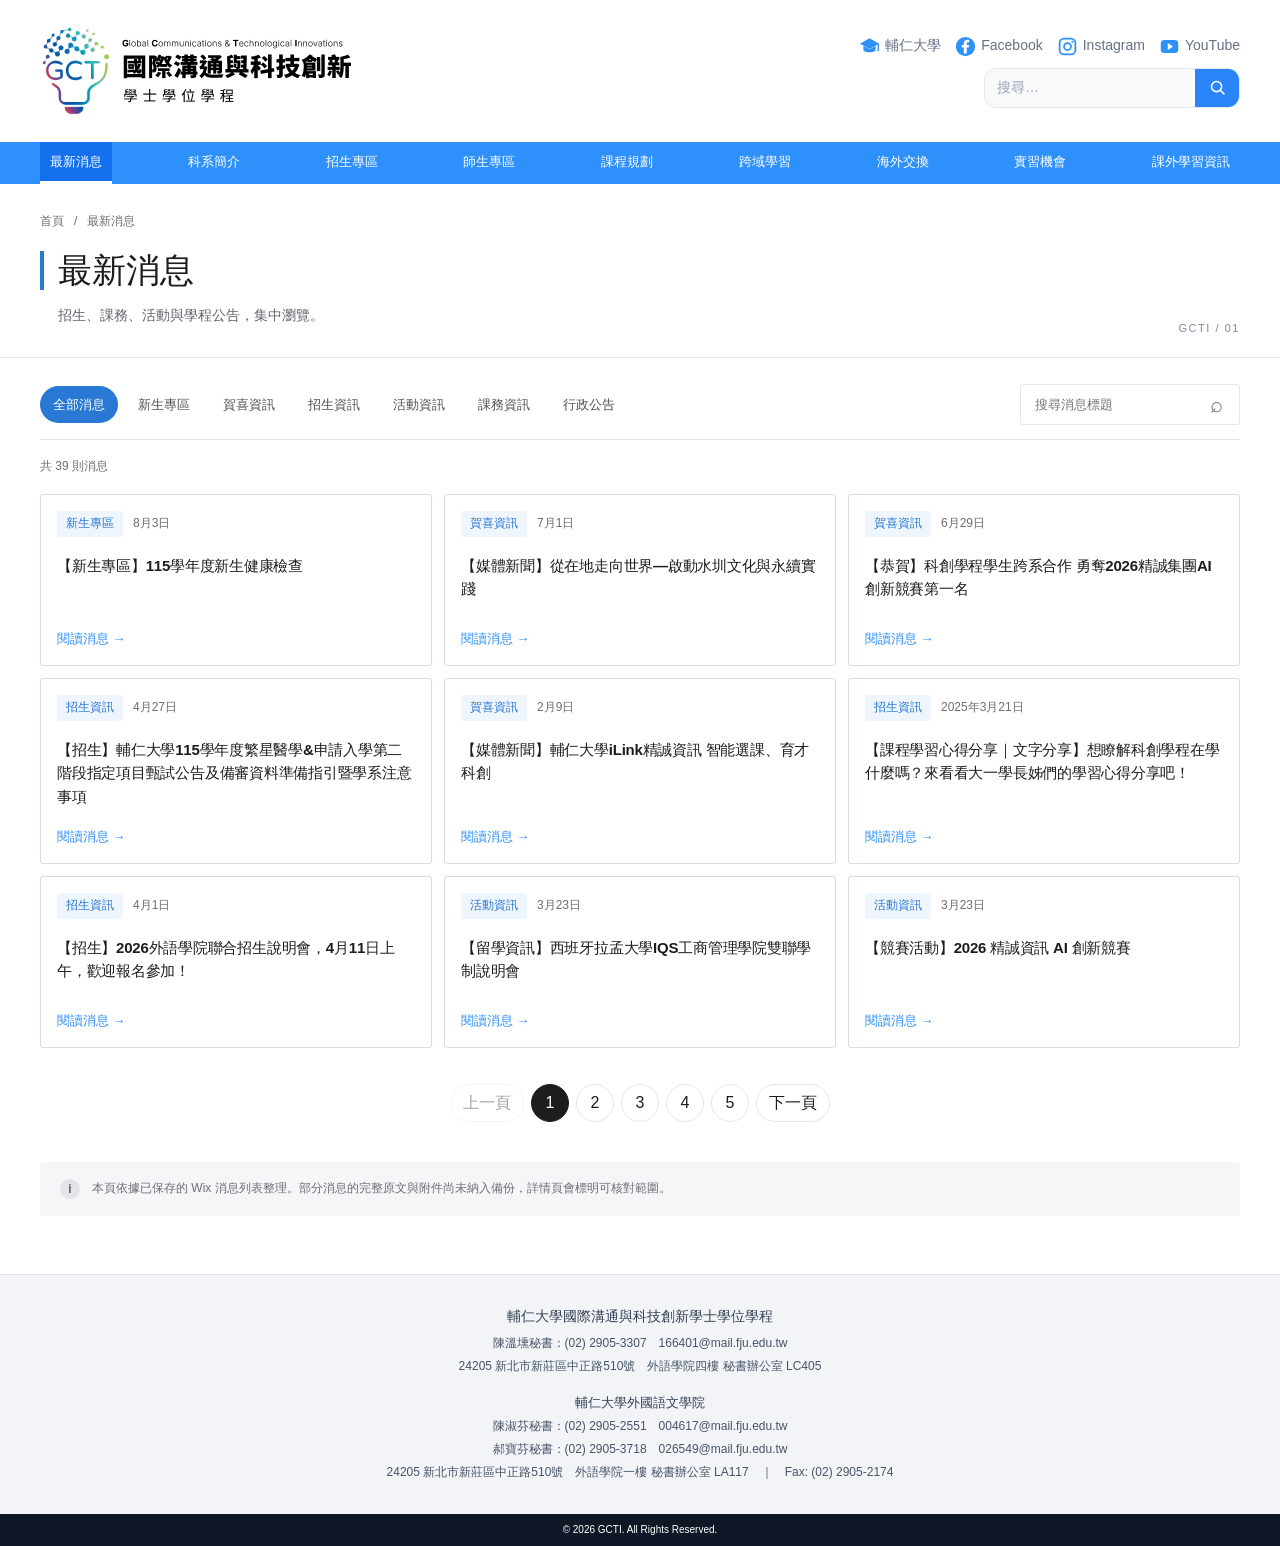
<file: news/index.html>
<!doctype html>
<html lang="zh-Hant">
<head>
	<meta charset="utf-8">
	<meta name="viewport" content="width=device-width, initial-scale=1">
	<meta name="theme-color" content="#f5f5f7">
	<meta name="description" content="輔仁大學科創學程最新消息、招生資訊、課務資訊與活動公告。">
	<title>最新消息｜輔仁大學科創學程 GCTI</title>
	<link rel="icon" href="../assets/images/gcti-logo.png">
	<link rel="stylesheet" href="../assets/css/site.css?v=20261009-13">
	<script src="../assets/js/news-data.js" defer></script>
	<script src="../assets/js/navigation-data.js" defer></script>
	<script src="../assets/js/settings-data.js" defer></script>
	<script src="../assets/js/navigation.js?v=20261009-5" defer></script>
	<script src="../assets/js/site.js?v=20261009-5" defer></script>
</head>
<body data-page="news">
<a class="skip-link" href="#main">跳至主要內容</a>
<div id="site-header-slot"></div>
<main id="main" class="archive-main">
	<header class="page-hero"><div class="wrap"><nav class="breadcrumbs" aria-label="麵包屑"><a href="../index.html">首頁</a><span aria-hidden="true">/</span><span aria-current="page">最新消息</span></nav><p class="eyebrow">NEWS &amp; INSIGHTS</p><h1>最新消息</h1><p class="page-lead">招生、課務、活動與學程公告，集中瀏覽。</p></div><span class="page-hero-mark" aria-hidden="true">GCTI / 01</span></header>
	<section class="wrap archive-content" aria-label="消息清單">
		<div class="filter-bar"><div class="category-list" id="category-list" aria-label="依分類篩選"></div><form class="news-search" id="news-search-form" role="search"><label class="sr-only" for="news-search">搜尋消息標題</label><input id="news-search" name="q" type="search" placeholder="搜尋消息標題" autocomplete="off"><button type="submit" aria-label="搜尋"><span aria-hidden="true">⌕</span></button></form></div>
		<p class="results-count" id="results-count" aria-live="polite"></p>
		<div class="archive-grid" id="archive-grid" aria-live="polite"></div>
		<nav class="pagination" id="pagination" aria-label="消息頁次"></nav>
		<aside class="archive-note"><span aria-hidden="true">i</span><p>本頁依據已保存的 Wix 消息列表整理。部分消息的完整原文與附件尚未納入備份，詳情頁會標明可核對範圍。</p></aside>
	</section>
</main>
<footer class="site-footer"><div class="wrap footer-contact"><h2 data-setting="programName">輔仁大學國際溝通與科技創新學士學位學程</h2><p><span data-setting="programSecretary">陳溫壎秘書</span>：<span data-setting="programPhone">(02) 2905-3307</span>　<a data-setting="programEmail" href="mailto:166401@mail.fju.edu.tw">166401@mail.fju.edu.tw</a></p><p data-setting="programAddress">24205 新北市新莊區中正路510號　外語學院四樓 秘書辦公室 LC405</p><h3 data-setting="collegeName">輔仁大學外國語文學院</h3><p><span data-setting="collegeSecretary1">陳淑芬秘書</span>：<span data-setting="collegePhone1">(02) 2905-2551</span>　<a data-setting="collegeEmail1" href="mailto:004617@mail.fju.edu.tw">004617@mail.fju.edu.tw</a></p><p><span data-setting="collegeSecretary2">郝寶芬秘書</span>：<span data-setting="collegePhone2">(02) 2905-3718</span>　<a data-setting="collegeEmail2" href="mailto:026549@mail.fju.edu.tw">026549@mail.fju.edu.tw</a></p><p data-setting="collegeAddress">24205 新北市新莊區中正路510號　外語學院一樓 秘書辦公室 LA117　｜　Fax: (02) 2905-2174</p></div><div class="footer-bottom"><span>© <span id="copyright-year"></span> GCTI. All Rights Reserved.</span></div></footer>
</body>
</html>
</file>
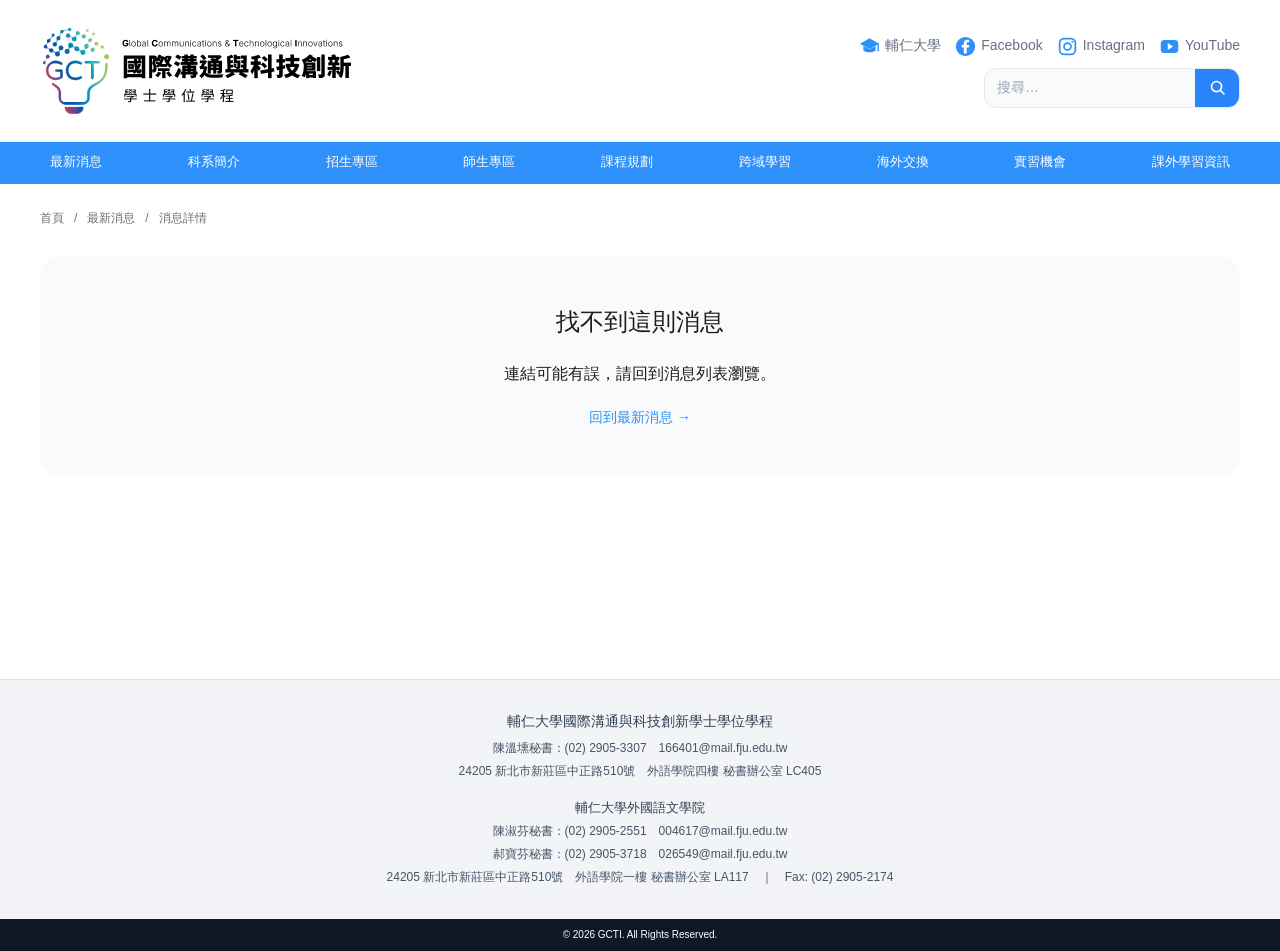
<file: news/post.html>
<!doctype html>
<html lang="zh-Hant">
<head>
	<meta charset="utf-8">
	<meta name="viewport" content="width=device-width, initial-scale=1">
	<meta name="theme-color" content="#f5f5f7">
	<meta name="description" content="輔仁大學科創學程消息詳情。">
	<title>消息詳情｜輔仁大學科創學程 GCTI</title>
	<link rel="icon" href="../assets/images/gcti-logo.png">
	<link rel="stylesheet" href="../assets/css/site.css?v=20261009-13">
	<script src="../assets/js/news-data.js" defer></script>
	<script src="../assets/js/navigation-data.js" defer></script>
	<script src="../assets/js/settings-data.js" defer></script>
	<script src="../assets/js/navigation.js?v=20261009-5" defer></script>
	<script src="../assets/js/site.js?v=20261009-5" defer></script>
</head>
<body data-page="post">
<a class="skip-link" href="#main">跳至主要內容</a>
<div id="site-header-slot"></div>
<main id="main" class="post-main wrap"><nav class="breadcrumbs" aria-label="麵包屑"><a href="../index.html">首頁</a><span aria-hidden="true">/</span><a href="index.html">最新消息</a><span aria-hidden="true">/</span><span id="breadcrumb-title" aria-current="page">消息詳情</span></nav><article class="post-article" id="post-article"><div class="post-loading">正在載入消息…</div></article></main>
<footer class="site-footer"><div class="wrap footer-contact"><h2 data-setting="programName">輔仁大學國際溝通與科技創新學士學位學程</h2><p><span data-setting="programSecretary">陳溫壎秘書</span>：<span data-setting="programPhone">(02) 2905-3307</span>　<a data-setting="programEmail" href="mailto:166401@mail.fju.edu.tw">166401@mail.fju.edu.tw</a></p><p data-setting="programAddress">24205 新北市新莊區中正路510號　外語學院四樓 秘書辦公室 LC405</p><h3 data-setting="collegeName">輔仁大學外國語文學院</h3><p><span data-setting="collegeSecretary1">陳淑芬秘書</span>：<span data-setting="collegePhone1">(02) 2905-2551</span>　<a data-setting="collegeEmail1" href="mailto:004617@mail.fju.edu.tw">004617@mail.fju.edu.tw</a></p><p><span data-setting="collegeSecretary2">郝寶芬秘書</span>：<span data-setting="collegePhone2">(02) 2905-3718</span>　<a data-setting="collegeEmail2" href="mailto:026549@mail.fju.edu.tw">026549@mail.fju.edu.tw</a></p><p data-setting="collegeAddress">24205 新北市新莊區中正路510號　外語學院一樓 秘書辦公室 LA117　｜　Fax: (02) 2905-2174</p></div><div class="footer-bottom"><span>© <span id="copyright-year"></span> GCTI. All Rights Reserved.</span></div></footer>
</body>
</html>
</file>
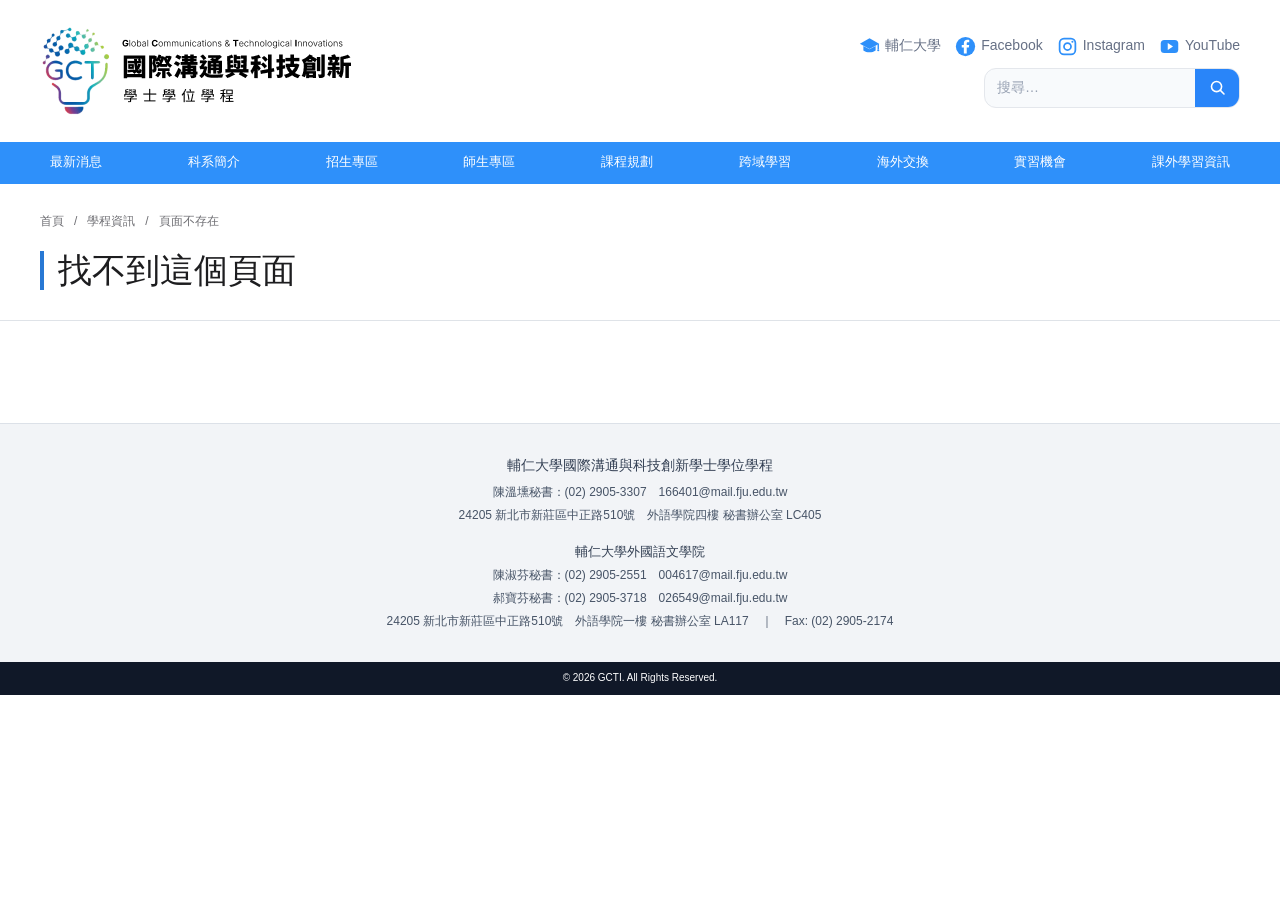
<file: pages/page.html>
<!doctype html>
<html lang="zh-Hant">
<head>
	<meta charset="utf-8">
	<meta name="viewport" content="width=device-width, initial-scale=1">
	<meta name="theme-color" content="#ffffff">
	<meta name="description" content="輔仁大學國際溝通與科技創新學士學位學程 GCTI">
	<title>學程資訊｜輔仁大學科創學程 GCTI</title>
	<link rel="icon" href="../assets/images/gcti-logo.png">
	<link rel="stylesheet" href="../assets/css/site.css?v=20261009-13">
	<script src="../assets/js/navigation-data.js" defer></script>
	<script src="../assets/js/settings-data.js" defer></script>
	<script src="../assets/js/navigation.js?v=20261009-5" defer></script>
	<script src="../assets/js/page-data.js" defer></script>
	<script src="../assets/js/site.js?v=20261009-5" defer></script>
</head>
<body data-page="content">
<a class="skip-link" href="#main">跳至主要內容</a>
<div id="site-header-slot"></div>
<main id="main" class="content-main">
	<header class="page-hero"><div class="wrap"><nav class="breadcrumbs" aria-label="麵包屑"><a href="../index.html">首頁</a><span aria-hidden="true">/</span><span id="page-category">學程資訊</span><span aria-hidden="true">/</span><span id="page-breadcrumb" aria-current="page">載入中</span></nav><h1 id="page-title">載入中</h1></div></header>
	<article class="wrap content-article" id="page-content"></article>
</main>
<footer class="site-footer"><div class="wrap footer-contact"><h2 data-setting="programName">輔仁大學國際溝通與科技創新學士學位學程</h2><p><span data-setting="programSecretary">陳溫壎秘書</span>：<span data-setting="programPhone">(02) 2905-3307</span>　<a data-setting="programEmail" href="mailto:166401@mail.fju.edu.tw">166401@mail.fju.edu.tw</a></p><p data-setting="programAddress">24205 新北市新莊區中正路510號　外語學院四樓 秘書辦公室 LC405</p><h3 data-setting="collegeName">輔仁大學外國語文學院</h3><p><span data-setting="collegeSecretary1">陳淑芬秘書</span>：<span data-setting="collegePhone1">(02) 2905-2551</span>　<a data-setting="collegeEmail1" href="mailto:004617@mail.fju.edu.tw">004617@mail.fju.edu.tw</a></p><p><span data-setting="collegeSecretary2">郝寶芬秘書</span>：<span data-setting="collegePhone2">(02) 2905-3718</span>　<a data-setting="collegeEmail2" href="mailto:026549@mail.fju.edu.tw">026549@mail.fju.edu.tw</a></p><p data-setting="collegeAddress">24205 新北市新莊區中正路510號　外語學院一樓 秘書辦公室 LA117　｜　Fax: (02) 2905-2174</p></div><div class="footer-bottom"><span>© <span id="copyright-year"></span> GCTI. All Rights Reserved.</span></div></footer>
</body>
</html>
</file>
<file: assets/css/site.css>
@charset "UTF-8";
:root{font-family:"Source Han Sans TC","Noto Sans TC","PingFang TC","Microsoft JhengHei",sans-serif;color:#1d1d1f;background:#fff;font-synthesis:none;text-rendering:optimizeLegibility;-webkit-font-smoothing:antialiased;--ink:#1d1d1f;--muted:#6e6e73;--blue:#0071e3;--blue-dark:#005bb5;--mist:#f5f5f7;--line:#d2d2d7;--wrap:1160px}
*{box-sizing:border-box}html{scroll-behavior:smooth}body{margin:0;line-height:1.65}a{color:inherit;text-decoration:none}a:hover{color:var(--blue)}button,input{font:inherit}.wrap{width:min(var(--wrap),calc(100% - 48px));margin-inline:auto}.sr-only{position:absolute;width:1px;height:1px;padding:0;margin:-1px;overflow:hidden;clip:rect(0,0,0,0);white-space:nowrap;border:0}.skip-link{position:fixed;z-index:100;top:12px;left:12px;padding:10px 16px;background:#fff;border:2px solid var(--blue);border-radius:8px;transform:translateY(-150%)}.skip-link:focus{transform:none}:focus-visible{outline:3px solid #67aaff;outline-offset:3px}
.site-header{position:relative;z-index:10;background:rgba(255,255,255,.92);border-bottom:1px solid rgba(210,210,215,.65);backdrop-filter:blur(16px)}.header-inner{min-height:76px;display:flex;align-items:center;justify-content:space-between;gap:36px}.brand{display:flex;align-items:center}.brand img{display:block;width:158px;height:auto;max-height:58px;object-fit:contain}.primary-nav{display:flex;align-items:center;gap:34px;font-size:14px;color:#424245}.primary-nav a{padding:12px 0;transition:color .2s}.primary-nav a:hover,.primary-nav .is-current{color:var(--blue)}.menu-toggle{display:none}
.hero{position:relative;overflow:hidden;background:var(--mist);padding:70px 0 78px}.hero-grid{display:grid;grid-template-columns:.92fr 1.08fr;align-items:center;gap:7.5%}.eyebrow{margin:0 0 15px;color:var(--blue);font-size:11px;font-weight:700;letter-spacing:.16em;line-height:1.5}.hero h1{font-size:clamp(46px,6vw,76px);line-height:1.12;letter-spacing:-.055em;margin:0 0 22px;font-weight:650}.hero h1 span{color:var(--blue)}.hero-lead{max-width:500px;font-size:18px;line-height:1.85;color:#424245;margin:0 0 28px}.button{display:inline-flex;align-items:center;gap:22px;border-radius:999px;padding:12px 21px;font-size:14px;font-weight:600;transition:background .2s,transform .2s}.button:hover{transform:translateY(-2px)}.button-primary{background:var(--blue);color:white}.button-primary:hover{background:var(--blue-dark);color:white}.hero-visual{position:relative;border-radius:22px;overflow:hidden;min-height:380px;box-shadow:0 20px 50px rgba(29,29,31,.12)}.hero-visual img{position:absolute;inset:0;width:100%;height:100%;object-fit:cover}.hero-visual:after{content:"";position:absolute;inset:45% 0 0;background:linear-gradient(transparent,rgba(0,0,0,.5))}.hero-visual-caption{position:absolute;z-index:1;bottom:20px;left:24px;color:white;font-size:13px}.hero-index{position:absolute;right:25px;bottom:18px;color:#86868b;font-size:11px;letter-spacing:.16em}
.intro-section{padding-block:112px}.intro-grid{display:grid;grid-template-columns:1fr 1fr;gap:9%;align-items:start}.intro-grid h2,.section-heading h2{font-size:clamp(34px,4vw,50px);line-height:1.25;letter-spacing:-.04em;margin:0;font-weight:620}.intro-copy{max-width:500px;color:var(--muted);font-size:17px}.intro-copy p{margin:0 0 22px}.text-link{display:inline-flex;align-items:center;gap:10px;color:var(--blue);font-size:14px;font-weight:600}.text-link:hover{color:var(--blue-dark)}.learning-section{background:var(--mist);padding:92px 0 100px}.section-heading{display:flex;align-items:end;justify-content:space-between;gap:30px;margin-bottom:32px}.section-heading .eyebrow{margin-bottom:12px}.section-heading>p{color:var(--muted);margin:0 0 7px}.pathway-grid{display:grid;grid-template-columns:repeat(3,1fr);gap:16px}.pathway-card{position:relative;min-height:245px;padding:26px 28px;border-radius:20px;display:flex;flex-direction:column;justify-content:space-between;transition:transform .2s,box-shadow .2s}.pathway-card:hover{transform:translateY(-4px);box-shadow:0 18px 34px rgba(29,29,31,.12)}.pathway-card--blue{background:#d9ebff;color:#123c66}.pathway-card--mist{background:#e8e8ed}.pathway-card--ink{background:#202126;color:#fff}.pathway-number{font-size:12px;letter-spacing:.12em;opacity:.7}.pathway-card h3{font-size:28px;margin:0;font-weight:600}.pathway-arrow{position:absolute;right:27px;bottom:26px;font-size:22px}.home-news{padding-block:100px 110px}.home-news .section-heading{margin-bottom:28px}.home-news-grid{display:grid;grid-template-columns:repeat(3,1fr);gap:18px}.news-card{min-width:0;background:white;border:1px solid var(--line);border-radius:18px;padding:23px 24px 21px;display:flex;flex-direction:column;min-height:210px;transition:transform .2s,border-color .2s,box-shadow .2s}.news-card:hover{transform:translateY(-3px);border-color:#9dcaff;box-shadow:0 12px 28px rgba(29,29,31,.08)}.news-card-meta{display:flex;align-items:center;gap:10px;color:var(--muted);font-size:12px;margin-bottom:17px}.news-category{color:var(--blue);background:#eef6ff;padding:3px 9px;border-radius:999px}.news-card h3{font-size:18px;line-height:1.55;margin:0 0 18px;font-weight:600;letter-spacing:-.015em}.news-card-arrow{margin-top:auto;color:var(--blue);font-size:13px;font-weight:600}.site-footer{background:#f5f5f7;padding:40px 0 20px;color:#424245}.footer-inner{display:flex;justify-content:space-between;align-items:center;padding-bottom:30px}.footer-inner>div{display:flex;align-items:center;gap:18px}.footer-inner p{font-size:13px;color:var(--muted);margin:0}.footer-logo{width:92px;height:auto;max-height:50px;object-fit:contain}.footer-bottom{border-top:1px solid var(--line);padding-top:16px;display:flex;justify-content:space-between;color:#86868b;font-size:11px}
.page-hero{position:relative;overflow:hidden;background:var(--mist);padding:46px 0 57px}.breadcrumbs{display:flex;align-items:center;gap:10px;color:var(--muted);font-size:12px;margin-bottom:28px}.breadcrumbs a:hover{color:var(--blue)}.page-hero .eyebrow{margin-bottom:7px}.page-hero h1{font-size:clamp(42px,5.2vw,64px);line-height:1.15;letter-spacing:-.05em;margin:0;font-weight:650}.page-lead{color:var(--muted);font-size:16px;margin:14px 0 0}.page-hero-mark{position:absolute;right:max(24px,calc((100vw - var(--wrap))/2));bottom:20px;color:#a1a1a6;font-size:11px;letter-spacing:.14em}.archive-content{padding-block:38px 90px}.filter-bar{display:flex;align-items:center;justify-content:space-between;gap:20px;padding-bottom:20px;border-bottom:1px solid var(--line)}.category-list{display:flex;flex-wrap:wrap;gap:7px}.filter-chip{border:0;background:transparent;border-radius:999px;color:#515156;padding:8px 13px;cursor:pointer;font-size:13px}.filter-chip:hover{background:var(--mist)}.filter-chip[aria-pressed=true]{color:#fff;background:var(--ink)}.news-search{display:flex;align-items:center;min-width:220px;border:1px solid var(--line);border-radius:999px;background:#fff;padding:0 9px 0 14px}.news-search:focus-within{border-color:var(--blue);box-shadow:0 0 0 3px rgba(0,113,227,.12)}.news-search input{width:100%;min-width:0;border:0;outline:0;padding:9px 0;background:transparent;font-size:13px}.news-search button{border:0;background:transparent;color:var(--muted);font-size:22px;cursor:pointer;line-height:1;padding:3px 7px}.results-count{font-size:12px;color:var(--muted);margin:17px 0}.archive-grid{display:grid;grid-template-columns:repeat(3,1fr);gap:15px}.archive-grid .news-card{min-height:218px}.empty-state{grid-column:1/-1;padding:60px 20px;text-align:center;background:var(--mist);border-radius:18px;color:var(--muted)}.pagination{display:flex;justify-content:center;align-items:center;gap:7px;margin-top:36px}.page-button{min-width:38px;height:38px;padding:0 12px;border:1px solid var(--line);border-radius:999px;background:#fff;color:var(--ink);cursor:pointer}.page-button:hover{border-color:var(--blue);color:var(--blue)}.page-button[aria-current=page]{background:var(--ink);border-color:var(--ink);color:white}.page-button:disabled{opacity:.4;cursor:default}.archive-note{display:flex;gap:12px;align-items:flex-start;margin-top:40px;padding:17px 20px;border-radius:12px;background:var(--mist);color:var(--muted);font-size:12px}.archive-note>span{flex:0 0 20px;height:20px;border-radius:50%;background:#e4e4e8;color:#626267;text-align:center;font-weight:700;line-height:20px}.archive-note p{margin:0}
.post-main{min-height:55vh;padding-block:32px 100px}.post-article{max-width:800px;margin:38px auto 0}.post-header{padding-bottom:28px;border-bottom:1px solid var(--line)}.post-header h1{font-size:clamp(32px,5vw,48px);line-height:1.35;letter-spacing:-.035em;margin:13px 0 16px}.post-meta{display:flex;gap:12px;color:var(--muted);font-size:13px}.post-cover{display:block;width:100%;max-height:430px;object-fit:cover;border-radius:18px;margin:30px 0}.post-body{font-size:16px;line-height:1.95;color:#333337}.post-body p{margin:20px 0}.post-body h2{font-size:23px;line-height:1.4;margin:34px 0 12px;color:var(--ink)}.post-body ul{padding-left:1.4em}.post-body li{padding-left:.3em;margin:8px 0}.post-body a{color:var(--blue);text-decoration:underline;text-underline-offset:3px}.missing-content{margin-top:28px;border-left:3px solid #ffb547;background:#fff8ec;padding:18px 20px;color:#6c5632;border-radius:0 10px 10px 0;font-size:14px}.missing-content p{margin:0}.post-return{margin-top:40px}.post-loading{color:var(--muted);padding:40px 0}.not-found{padding:45px;background:var(--mist);border-radius:18px;text-align:center}.not-found h1{margin-top:0}
@media(max-width:800px){.wrap{width:min(var(--wrap),calc(100% - 36px))}.header-inner{min-height:68px}.brand img{width:138px}.menu-toggle{display:flex;flex-direction:column;justify-content:center;gap:5px;width:42px;height:42px;border:0;border-radius:50%;background:var(--mist);cursor:pointer}.menu-toggle i{display:block;width:16px;height:1.5px;background:var(--ink);margin:auto}.primary-nav{display:none;position:absolute;top:68px;left:0;right:0;padding:12px 24px 20px;background:#fff;border-bottom:1px solid var(--line);box-shadow:0 14px 24px rgba(0,0,0,.06);align-items:stretch;gap:0;flex-direction:column}.primary-nav.is-open{display:flex}.primary-nav a{padding:12px 0;border-bottom:1px solid #eee}.hero{padding:52px 0 62px}.hero-grid{grid-template-columns:1fr;gap:34px}.hero-copy{max-width:620px}.hero-visual{min-height:330px}.hero-index{bottom:13px}.intro-section{padding-block:75px}.intro-grid{gap:28px}.learning-section{padding:70px 0}.pathway-card{min-height:205px;padding:22px}.pathway-card h3{font-size:23px}.home-news{padding-block:72px}.home-news-grid,.archive-grid{grid-template-columns:repeat(2,1fr)}.section-heading{align-items:start}.filter-bar{align-items:flex-start;flex-direction:column}.news-search{width:min(100%,360px)}.page-hero-mark{display:none}}
@media(max-width:560px){.wrap{width:calc(100% - 32px)}.hero{padding-top:40px}.hero h1{font-size:48px}.hero-lead{font-size:16px}.hero-visual{min-height:250px;border-radius:16px}.intro-section{padding-block:62px}.intro-grid{grid-template-columns:1fr;gap:16px}.intro-grid h2,.section-heading h2{font-size:34px}.intro-copy{font-size:15px}.learning-section{padding:60px 0}.section-heading{flex-direction:column;gap:14px;margin-bottom:22px}.section-heading>p{font-size:14px}.pathway-grid{grid-template-columns:1fr;gap:10px}.pathway-card{min-height:150px}.home-news{padding-block:60px}.home-news .section-heading{flex-direction:row;align-items:end}.home-news-grid,.archive-grid{grid-template-columns:1fr}.news-card{min-height:180px;padding:20px}.footer-inner{align-items:flex-start;gap:18px;flex-direction:column}.footer-inner>div{align-items:flex-start;flex-direction:column;gap:10px}.footer-bottom{gap:8px;flex-direction:column}.page-hero{padding:34px 0 40px}.breadcrumbs{margin-bottom:22px}.page-lead{font-size:14px}.archive-content{padding-top:24px}.category-list{gap:3px}.filter-chip{padding:7px 10px;font-size:12px}.archive-grid .news-card{min-height:185px}.post-main{padding-top:24px}.post-article{margin-top:25px}.post-header h1{font-size:30px}.post-body{font-size:15px}.post-cover{border-radius:12px}}
@media(prefers-reduced-motion:reduce){html{scroll-behavior:auto}*,*:before,*:after{scroll-behavior:auto!important;transition:none!important}}

/* Figma Page 1 alignment: compact brand strip, full-width blue navigation, photo hero, editorial content. */
:root{--blue:#2878d4;--blue-dark:#1d5fae;--wrap:1200px}
.site-header{background:#fff;border:0;backdrop-filter:none}
.brand-row{height:94px;display:flex;align-items:center;justify-content:space-between;gap:24px}
.brand img{width:315px;max-height:76px}
.header-tools{display:flex;align-items:flex-end;flex-direction:column;gap:9px}
.social-links{display:flex;gap:13px;color:#2670c9;font-size:11px}
.social-links a{display:flex;align-items:center;color:#2670c9}.social-links img{display:block;width:15px;height:15px;object-fit:contain}.social-links a:first-child{font-weight:600}
.site-search{display:flex;width:255px;height:32px;border:1px solid #d6dce5;border-radius:3px;overflow:hidden}
.site-search input{width:100%;border:0;outline:0;padding:5px 10px;font-size:12px}.site-search button{width:38px;border:0;background:#2878d4;color:#fff;font-size:20px;cursor:pointer}
.nav-band{background:#2878d4}
.primary-nav{display:flex;justify-content:center;align-items:stretch;gap:0;color:#fff;min-height:42px;font-size:14px}
.primary-nav a{padding:10px 15px;color:#fff;white-space:nowrap;border-bottom:3px solid transparent;transition:background .18s,border-color .18s}
.primary-nav a:hover,.primary-nav .is-current{background:rgba(0,0,0,.09);color:#fff;border-bottom-color:#fff}
.hero{height:clamp(340px,34vw,610px);padding:0;position:relative;background:#233642}
.hero-slide{position:absolute;inset:0;opacity:0;transition:opacity .7s}.hero-slide.is-active{opacity:1}.hero-slide img{display:block;width:100%;height:100%;object-fit:cover;object-position:center 55%}
.hero-slide:after{content:"";position:absolute;inset:0;background:linear-gradient(90deg,rgba(0,0,0,.22),transparent 55%);pointer-events:none}
.hero-controls{position:absolute;inset:0;display:flex;align-items:center;justify-content:space-between;padding:0 4.5%;pointer-events:none}
.hero-arrow{pointer-events:auto;width:42px;height:42px;border:0;border-radius:50%;background:rgba(255,255,255,.3);color:#fff;font-size:31px;line-height:1;cursor:pointer}.hero-arrow:hover{background:rgba(255,255,255,.55)}
.hero-dots{position:absolute;left:50%;bottom:17px;transform:translateX(-50%);display:flex;gap:7px}.hero-dots button{width:9px;height:9px;border:0;border-radius:50%;padding:0;background:rgba(255,255,255,.6);cursor:pointer}.hero-dots button[aria-current=true]{width:22px;border-radius:8px;background:#fff}
.intro-section{display:grid;grid-template-columns: minmax(280px, 420px) 1fr;gap:26px;align-items:center;padding-block:44px 34px}
.intro-photo{height:260px;overflow:hidden;border-radius:3px}.intro-photo img{width:100%;height:100%;display:block;object-fit:cover}
.intro-copy{max-width:none;color:#444;font-size:13px;line-height:1.75}.intro-copy p{margin:7px 0}.intro-copy h1{font-size:17px;line-height:1.55;margin:0 0 7px;color:#222;font-weight:700;letter-spacing:0}.section-kicker{display:block;color:#2672d0;border-left:3px solid #2878d4;padding-left:9px;font-size:14px;font-weight:700;line-height:1.35;margin:0 0 9px}.intro-muted{font-size:12px;color:#777}
.learning-section{padding:15px 0 36px;background:#fff}.pathway-grid{grid-template-columns:repeat(3,1fr);gap:14px}.pathway-card{display:grid;grid-template-rows:auto 1fr auto;gap:9px;min-height:0;padding:0;background:#fff;border-radius:3px;color:#222;box-shadow:none}.pathway-card:hover{transform:translateY(-2px);box-shadow:none}.pathway-card .section-kicker{margin:0}.pathway-card img{display:block;width:100%;height:205px;object-fit:cover;border-radius:3px}.pathway-arrow{position:static;color:#2672d0;font-size:12px;line-height:1.4}
.admission-teaser{padding:16px 0 24px;border-top:1px solid #e5e5e5;color:#555;font-size:12px}.admission-teaser p{margin:6px 0}
.home-news{padding-block:32px 60px}.home-news .section-heading{margin-bottom:17px}.home-news .section-heading h2{font-size:24px}.home-news-grid{grid-template-columns:repeat(3,1fr);gap:14px}.news-card,.archive-grid .news-card{border:1px solid #d7dce3;border-radius:3px;box-shadow:none;padding:16px;min-height:170px}.news-card:hover{transform:translateY(-2px);border-color:#2878d4;box-shadow:none}.news-card h3{font-size:15px}.news-category{color:#2878d4;background:#eef5fc;border-radius:2px}
.site-footer{background:#f2f4f7;border-top:1px solid #dce1e8;padding-top:28px}.footer-logo{width:180px}.footer-inner{padding-bottom:20px}.footer-bottom{border-color:#dce1e8}
.page-hero{background:#fff;border-bottom:1px solid #dfe3e8;padding:28px 0 30px}.page-hero .breadcrumbs{margin-bottom:19px}.page-hero .eyebrow{display:none}.page-hero h1{font-size:34px;letter-spacing:0;border-left:4px solid #2878d4;padding-left:14px}.page-lead{font-size:14px;margin-left:18px;color:#62666c}.page-hero-mark{color:#7b8ba1}
.archive-content{padding-block:26px 58px}.filter-bar{padding-bottom:14px;border-bottom-color:#dfe3e8}.filter-chip{border-radius:2px}.filter-chip[aria-pressed=true]{background:#2878d4}.news-search{border-radius:3px}.archive-grid{gap:12px}.archive-grid .news-card{min-height:172px}.archive-note{border-radius:3px;background:#f4f6f8}.post-main{padding-block:25px 65px}.post-article{margin-top:22px}.post-header h1{font-size:34px;line-height:1.45;letter-spacing:0}.post-cover{border-radius:3px}.missing-content{border-radius:0 3px 3px 0}
@media(max-width:1000px){.primary-nav a{padding-inline:9px;font-size:12px}.brand img{width:270px}.intro-section{grid-template-columns:36% 1fr}.intro-photo{height:230px}}
@media(max-width:800px){.brand-row{height:74px}.brand img{width:230px}.header-tools{display:none}.menu-toggle{display:flex;position:relative;z-index:2}.nav-band{min-height:0}.primary-nav{display:none;position:absolute;top:74px;left:0;right:0;min-height:0;padding:6px 18px 14px;background:#2878d4;box-shadow:0 9px 16px #0002;align-items:stretch;gap:0;flex-direction:column}.primary-nav.is-open{display:flex}.primary-nav a{padding:10px 5px;border-bottom:1px solid #ffffff36}.hero{height:clamp(270px,52vw,410px)}.intro-section{grid-template-columns:1fr 1.15fr;padding-block:30px 24px}.intro-photo{height:210px}.pathway-card img{height:160px}.home-news-grid,.archive-grid{grid-template-columns:repeat(2,1fr)}}
@media(max-width:560px){.brand-row{height:66px}.brand img{width:194px;max-height:58px}.primary-nav{top:66px}.hero{height:245px}.hero-controls{padding:0 12px}.hero-arrow{width:34px;height:34px;font-size:24px}.hero-dots{bottom:10px}.intro-section{display:flex;flex-direction:column;align-items:stretch;gap:18px;padding-block:24px}.intro-photo{height:auto;aspect-ratio:1.48}.intro-copy h1{font-size:16px}.intro-copy{font-size:13px}.learning-section{padding:10px 0 22px}.pathway-grid{grid-template-columns:1fr;gap:19px}.pathway-card img{height:auto;aspect-ratio:1.9}.pathway-arrow{margin-bottom:3px}.admission-teaser{padding-block:14px 18px}.home-news{padding-block:22px 36px}.home-news .section-heading{align-items:center}.home-news .section-heading h2{font-size:20px}.home-news-grid,.archive-grid{grid-template-columns:1fr}.page-hero{padding-block:20px 22px}.page-hero h1{font-size:28px}.archive-content{padding-block:20px 40px}.post-main{padding-bottom:42px}.post-header h1{font-size:27px}}

/* Figma measurements: 1200px content frame, 142px header, 42px navigation, 600px hero at 1920px. */
:root{--blue:#2E90FA;--blue-dark:#1570EF;--wrap:1200px;--line:#e4e7ec;--mist:#f8fafc}
.wrap{width:min(var(--wrap),calc(100% - 48px))}
.site-header{background:#fff;border:0;backdrop-filter:none}
.brand-row{height:142px;display:flex;align-items:center;justify-content:space-between}
.brand img{width:300px;max-height:100px}
.header-tools{display:flex;align-items:center;gap:25px}
.social-links{display:flex;align-items:center;gap:13px;font-size:13px;color:#475467}
.social-links img{display:block;width:22px;height:22px;object-fit:contain}
.site-search{display:flex;align-items:center;width:155px;border-bottom:1px solid #d0d5dd}
.site-search input{width:100%;min-width:0;border:0;outline:0;padding:5px 0;background:transparent;font-size:12px}
.site-search button{border:0;background:transparent;color:#344054;font-size:20px;line-height:1;cursor:pointer}
.nav-band{height:42px;background:#2E90FA}
.primary-nav{height:42px;display:block;color:#fff;font-size:14px}
.menu-list,.submenu{list-style:none;padding:0;margin:0}
.menu-list{height:100%;display:flex;align-items:stretch;justify-content:space-between}
.menu-item{position:relative;display:flex;align-items:stretch}
.menu-item>a,.menu-parent{display:flex;align-items:center;justify-content:center;height:42px;padding:0 10px;border:0;border-bottom:3px solid transparent;background:none;color:#fff;font-size:13px;white-space:nowrap;cursor:pointer}
.menu-item>a:hover,.menu-parent:hover,.menu-item>a.is-current{background:#1570EF;color:#fff;border-bottom-color:#fff}
.submenu{display:none;position:absolute;z-index:20;top:42px;left:0;min-width:220px;padding:6px 0;background:#fff;border:1px solid #e4e7ec;box-shadow:0 12px 24px #10182820;color:#344054}
.submenu .menu-item{display:block}
.submenu .menu-item>a,.submenu .menu-parent{height:auto;min-height:40px;width:100%;justify-content:flex-start;padding:9px 16px;color:#344054;text-align:left;font-size:13px;white-space:normal;border:0}
.submenu .menu-item>a:hover,.submenu .menu-parent:hover{background:#eff8ff;color:#1570EF}
.menu-item:hover>.submenu,.menu-item:focus-within>.submenu,.menu-item.submenu-open>.submenu{display:block}
.submenu .submenu{top:0;left:100%}
.menu-toggle{display:none}
.hero{height:clamp(320px,31.25vw,600px);padding:0;background:#344054}
.hero-slide img{object-position:center center}
.hero-slide:after{background:linear-gradient(90deg,rgba(0,0,0,.14),transparent 55%)}
.intro-section{grid-template-columns:390px minmax(0,1fr);gap:28px;padding-block:38px 28px}
.intro-photo{height:250px;border-radius:0}
.intro-copy{font-size:14px;line-height:1.75}
.intro-copy h1{font-size:20px;line-height:1.55}
.section-kicker{color:#1570EF;border-color:#2E90FA;font-size:14px}
.learning-section{padding:12px 0 30px;background:#fff}
.pathway-grid{gap:12px}
.pathway-card{gap:8px;border-radius:0}
.pathway-card img{height:250px;border-radius:0}
.admission-teaser{padding-block:18px 24px}
.content-article{padding-block:32px 70px;max-width:1200px;color:#344054;font-size:16px;line-height:1.9}
.content-article h2,.content-article h3{margin:34px 0 12px;color:#101828;line-height:1.45}
.content-article h2{font-size:25px;border-left:4px solid #2E90FA;padding-left:13px}
.content-article h3{font-size:20px}
.content-article figure{margin:26px 0;text-align:center}
.content-article figure img{max-width:100%;height:auto}
.content-article figcaption{font-size:13px;color:#667085}
.content-article ul{padding-left:25px}
.content-article li{margin:7px 0}
.content-article a{color:#1570EF;text-decoration:underline;text-underline-offset:3px}
.source-note{margin-bottom:26px;padding:14px 18px;background:#f2f4f7;border-left:3px solid #98a2b3;color:#475467;font-size:14px}
.page-resources{margin-top:40px;padding-top:20px;border-top:1px solid #e4e7ec}
.page-resources h2{font-size:20px}
@media(max-width:1100px){.primary-nav{font-size:12px}.menu-item>a,.menu-parent{padding-inline:6px;font-size:11px}.brand img{width:260px}.intro-section{grid-template-columns:34% 1fr}}
@media(max-width:800px){.brand-row{height:74px}.brand img{width:230px;max-height:58px}.header-tools{display:none}.menu-toggle{display:flex;position:absolute;right:24px;top:16px;z-index:22;flex-direction:column;justify-content:center;gap:5px;width:42px;height:42px;border:0;border-radius:4px;background:#f2f4f7;cursor:pointer}.menu-toggle i{display:block;width:18px;height:2px;background:#344054;margin:auto}.nav-band{height:auto;background:#fff}.primary-nav{display:none;position:absolute;top:74px;left:0;right:0;height:auto;width:100%;padding:8px 18px 16px;background:#2E90FA;box-shadow:0 9px 16px #0002;align-items:stretch}.primary-nav.is-open{display:block}.menu-list{display:block;height:auto}.menu-item{display:block}.menu-item>a,.menu-parent{height:auto;min-height:43px;width:100%;justify-content:flex-start;padding:10px 6px;border-bottom:1px solid #ffffff36;text-align:left;font-size:14px}.submenu,.submenu .submenu{position:static;min-width:0;padding:0 0 0 13px;background:#1570EF;border:0;box-shadow:none}.submenu .menu-item>a,.submenu .menu-parent{color:#fff}.submenu .menu-item>a:hover,.submenu .menu-parent:hover{background:#2E90FA;color:#fff}.hero{height:clamp(270px,52vw,410px)}.intro-section{grid-template-columns:1fr 1.15fr;padding-block:30px 24px}.intro-photo{height:210px}.pathway-card img{height:160px}.content-article{padding-block:24px 48px}}
@media(max-width:560px){.brand-row{height:66px}.brand img{width:194px;max-height:58px}.menu-toggle{top:12px}.primary-nav{top:66px}.hero{height:245px}.intro-section{display:flex;flex-direction:column;align-items:stretch;gap:18px;padding-block:24px}.intro-photo{height:auto;aspect-ratio:1.48}.intro-copy h1{font-size:16px}.pathway-grid{grid-template-columns:1fr}.pathway-card img{height:auto;aspect-ratio:1.9}.content-article{font-size:15px}.content-article h2{font-size:22px}}
.home-news{padding-block:26px 44px}
.home-news .section-heading{margin-bottom:13px}
.home-news .section-heading h2{font-size:20px}
.home-news-grid{display:block}
.home-news-grid .news-card{position:relative;display:grid;grid-template-columns:1fr auto;align-items:start;gap:2px 12px;min-height:0;padding:11px 12px;border:0;border-bottom:1px solid #eaecf0;border-radius:0;background:#fff}
.home-news-grid .news-card-meta{grid-column:1/-1;margin:0 0 3px;gap:8px;font-size:11px}
.home-news-grid .news-card h3{margin:0;color:#101828;font-size:14px;line-height:1.5;font-weight:600}
.home-news-grid .news-card-arrow{align-self:center;margin:0;color:#98a2b3;font-size:12px}
.home-news-grid .news-card:hover{transform:none;border-color:#d0d5dd;background:#f9fafb;box-shadow:none}
.home-pagination{display:flex;align-items:center;justify-content:center;gap:5px;margin:20px auto 0;color:#667085;font-size:12px}
.home-pagination a{display:inline-flex;align-items:center;justify-content:center;min-width:24px;height:25px;padding:0 6px;border-radius:2px}
.home-pagination a:hover,.home-pagination a[aria-current=page]{background:#2E90FA;color:#fff}
.home-pagination span{padding:0 4px}
@media(max-width:560px){.home-news{padding-block:22px 30px}.home-news .section-heading h2{font-size:18px}.home-news-grid .news-card{padding:10px 4px}.home-pagination{margin-top:15px}}
.intro-section,.learning-section,.admission-teaser{background:#f2f4f7}
.intro-section{grid-template-columns:390px minmax(0,1fr);gap:24px;padding-block:36px 28px}
.intro-copy h1{font-size:24px;line-height:32px;letter-spacing:0}
.intro-copy{font-size:14px;line-height:22px}
.learning-section{padding-block:12px 26px}
.pathway-card img{height:250px;border-radius:7px}
.admission-teaser{padding:22px 0 30px;border:0;color:#344054;font-size:14px}
.admission-timeline{margin:8px 0 16px;padding-left:20px;font-size:13px;line-height:1.8}
.admission-timeline li{padding-left:3px}
.admission-links{display:flex;flex-wrap:wrap;gap:9px}
.admission-links a{display:inline-flex;align-items:center;gap:9px;padding:7px 13px;border-radius:18px;background:#2E90FA;color:#fff;font-size:12px}
.admission-links a:hover{background:#1570EF;color:#fff}
@media(max-width:800px){.intro-section{grid-template-columns:36% 1fr;gap:18px}.intro-copy h1{font-size:20px;line-height:1.45}}
@media(max-width:560px){.intro-section{display:flex;flex-direction:column;gap:18px}.intro-copy h1{font-size:18px;line-height:1.5}.admission-teaser{padding-block:16px 20px}.admission-links{gap:7px}.admission-links a{font-size:11px;padding:7px 10px}}
.home-news-grid .news-card{min-height:108px;padding:17px 12px}
.intro-section{padding-bottom:40px}
.learning-section{padding-bottom:38px}
.admission-teaser{padding-block:40px 45px}
.site-footer{padding:0;background:#f2f4f7}
.footer-contact{max-width:980px;padding-block:30px 28px;text-align:center;color:#475467;font-size:12px;line-height:1.65}
.footer-contact h2{margin:0 0 6px;color:#344054;font-size:14px;font-weight:700}
.footer-contact h3{margin:15px 0 4px;color:#344054;font-size:13px;font-weight:700}
.footer-contact p{margin:3px 0}
.footer-contact a{color:inherit}
.footer-bottom{width:100%;margin:0;padding:8px 24px;background:#101828;border:0;color:#fff;text-align:center;font-size:10px}
@media(max-width:560px){.home-news-grid .news-card{min-height:86px;padding:15px 4px}.admission-teaser{padding-block:22px 25px}.footer-contact{padding-block:24px 22px;font-size:11px}.footer-contact p{margin:6px 0}}

/* Match the Figma Page 1 section geometry and card structure. */
.intro-section{height:308px;grid-template-columns:390px 786px;gap:24px;align-items:start;padding:48px 0 0}
.intro-photo{width:390px;height:260px}
.intro-copy{padding-top:7px}
.intro-copy h1{font-size:24px;line-height:32px}
.learning-section{height:603px;padding:48px 0 0}
.pathway-grid{grid-template-columns:380px 396px 396px;gap:14px}
.pathway-card{display:flex;gap:12px;justify-content:flex-start}
.pathway-card img{width:100%;height:253px;flex:none;border-radius:12px}
.admission-teaser{margin-top:48px;height:168px;padding:0}
@media(max-width:1200px){.pathway-grid{grid-template-columns:repeat(3,minmax(0,1fr))}.intro-section{grid-template-columns:minmax(0,390px) minmax(0,1fr)}}
@media(max-width:800px){.intro-section,.learning-section{height:auto}.intro-section{padding:30px 0 24px}.intro-copy{padding-top:0}.learning-section{padding:30px 0}.pathway-grid{grid-template-columns:repeat(2,minmax(0,1fr))}.admission-teaser{height:auto;margin-top:30px;padding-bottom:20px}}
@media(max-width:560px){.pathway-grid{grid-template-columns:1fr}.pathway-card img{height:auto;aspect-ratio:380/253}.intro-section{padding:24px 0}}

/* Figma section frames: About 308px, learning/admission 603px, news 832px. */
.brand img{width:311px;height:88px;max-height:none}
.section-kicker{font-size:14px}
.pathway-card .section-kicker{min-height:26px;margin:0;border-left-width:3px;padding-left:12px;font-size:18px;line-height:26px;color:#175cd3}
.learning-section{height:603px;padding:48px 0;background:#f2f4f7}
.pathway-grid{height:291px;align-items:start;grid-template-columns:380px 396px 396px;gap:14px}
.pathway-card{width:100%;height:291px;gap:12px}
.pathway-card img{height:253px;padding:0;border-radius:12px}
.admission-teaser{height:168px;margin-top:48px;padding:0;background:transparent}
.admission-teaser .section-kicker{font-size:18px;line-height:26px}
.home-news{height:832px;padding:48px 0;background:#fff}
.home-news .section-heading{height:26px;margin:0 0 0}
.home-news .section-heading h2{font-size:20px;line-height:26px}
.home-news-grid .news-card{height:107px;min-height:107px;padding:16px;border-bottom:1px solid #f2f4f7}
.home-pagination{height:68px;margin:0}
@media(max-width:1200px){.pathway-grid{height:auto;grid-template-columns:repeat(3,minmax(0,1fr))}.intro-section{grid-template-columns:minmax(0,390px) minmax(0,1fr)}}
@media(max-width:800px){.brand img{height:auto;max-height:58px}.intro-section,.learning-section,.home-news{height:auto}.intro-section{padding:30px 0 24px}.learning-section{padding:30px 0}.pathway-grid{height:auto;grid-template-columns:repeat(2,minmax(0,1fr))}.pathway-card{height:auto}.admission-teaser{height:auto;margin-top:30px;padding-bottom:20px}.home-news{padding:30px 0}.home-news .section-heading{height:auto;margin-bottom:13px}.home-news-grid .news-card{height:auto;min-height:0}.home-pagination{height:auto;margin:20px auto 0}}
@media(max-width:560px){.pathway-grid{grid-template-columns:1fr}.pathway-card img{height:auto;aspect-ratio:380/253}.intro-section{padding:24px 0}.home-news{padding:22px 0 30px}}
@media(max-width:800px){.brand img{width:230px}.intro-photo{width:100%;max-width:100%}}
@media(max-width:560px){.brand img{width:194px}.intro-photo{width:100%;max-width:100%}}
.video-frame{position:relative;width:min(100%,800px);aspect-ratio:16/9;margin:22px auto;background:#101828;border-radius:10px;overflow:hidden}.video-frame iframe{width:100%;height:100%;border:0}.content-article video,.post-body video{display:block;max-width:100%;height:auto;margin:20px auto;border-radius:10px}

/* Refined homepage details based on the latest visual review. */
.header-tools{align-items:flex-end;flex-direction:column;gap:10px}
.social-links{display:flex;align-items:center;gap:14px;color:#667085;font-size:14px}
.social-links a{display:inline-flex;align-items:center;gap:5px;color:#667085;white-space:nowrap}
.social-links a:hover{color:#1570EF}
.social-icon{display:block;width:21px;height:21px;flex:0 0 21px;fill:#2E90FA;color:#2E90FA}
.social-icon-facebook .icon-cutout{fill:#fff}
.site-search{display:flex;align-items:stretch;width:256px;height:40px;border:1px solid #e4e7ec;border-radius:12px;background:#f8fafc;overflow:hidden}
.site-search input{width:100%;min-width:0;border:0;outline:0;padding:8px 12px;background:transparent;font-size:14px}
.site-search input::placeholder{color:#98a2b3}
.site-search button{display:grid;place-items:center;width:44px;flex:0 0 44px;border:0;background:#2985f9;color:#fff;cursor:pointer}
.site-search button:hover{background:#1849a9}
.site-search button svg{width:19px;height:19px;fill:none;stroke:currentColor;stroke-width:2;stroke-linecap:round}
.hero-arrow{display:grid;place-items:center;padding:0;line-height:1;text-align:center}
.intro-section>.intro-photo,.intro-section>.intro-copy{background:transparent;box-shadow:none}
.intro-photo{border-radius:12px}
.learning-section .pathway-card{background:transparent;box-shadow:none}
.pathway-card img,.pathway-card video{display:block;width:100%;height:253px;flex:none;object-fit:cover;border-radius:12px}
.pathway-video{pointer-events:none;background:#e4e7ec}
.admission-links{align-items:center;gap:10px}
.admission-links a{min-height:36px;justify-content:flex-start;gap:8px}
.admission-links a>span{display:inline-flex;align-items:center;justify-content:center;width:16px;height:16px;flex:0 0 16px}
.home-news-grid .news-card{height:90px;min-height:90px;padding:10px 16px;gap:2px 12px}
.home-news-grid .news-card-meta{margin:0;gap:8px;font-size:12px}
.home-news-grid .news-card h3{font-size:18px;line-height:1.35;margin:0}
.footer-bottom{justify-content:center;align-items:center;text-align:center}
@media(max-width:800px){.pathway-card video{height:160px}}
@media(max-width:560px){.home-news-grid .news-card{height:auto;min-height:90px;padding:12px 4px}.home-news-grid .news-card h3{font-size:16px}.pathway-card video{height:auto;aspect-ratio:380/253}.social-links{gap:9px;font-size:12px}.site-search{width:100%;max-width:320px}.header-tools{display:none}}
.intro-section{display:block;width:100%;height:auto;max-width:none;margin:0;background:#f2f4f7}
.intro-inner{display:grid;width:min(var(--wrap),calc(100% - 48px));margin-inline:auto;grid-template-columns:390px minmax(0,1fr);gap:24px;align-items:start}
.intro-inner>.intro-photo,.intro-inner>.intro-copy{background:transparent;box-shadow:none}
@media(max-width:800px){.intro-section{height:auto}.intro-inner{grid-template-columns:36% minmax(0,1fr);gap:18px}.intro-photo{width:100%;max-width:100%}}
@media(max-width:560px){.intro-section{display:block;padding-block:24px}.intro-inner{display:flex;flex-direction:column;align-items:stretch;width:calc(100% - 32px);gap:18px}.intro-photo{width:100%;height:auto;aspect-ratio:1.48}}

/* Follow-up homepage review: preserve portrait video, center the news group, and simplify controls. */
.pathway-card video{object-fit:contain;background:#000}
.home-news{display:flex;flex-direction:column;justify-content:center}
.home-news .section-heading{height:auto;margin:0 0 22px}
.home-news-grid .news-card:hover{border-bottom-color:#f2f4f7;background:#f2f4f7}
.home-news-grid .news-card:hover h3,.home-news-grid .news-card:hover .news-card-arrow{color:#2985f9}
.home-pagination{height:auto;justify-content:center;margin:24px 0 0}
.home-all-news{display:inline-flex;align-items:center;justify-content:center;gap:8px;min-height:36px;padding:7px 13px;border-radius:999px;background:#2E90FA;color:#fff;font-size:13px;transition:background .18s,color .18s}
.home-all-news:hover{background:#1570EF;color:#fff}
.home-pagination .home-all-news:hover{background:#1570EF;color:#fff}
.home-all-news>span{display:inline-flex;align-items:center;justify-content:center;width:16px;height:16px;flex:0 0 16px}
.hero-arrow svg{display:block;width:22px;height:22px;fill:none;stroke:currentColor;stroke-width:2;stroke-linecap:round;stroke-linejoin:round}
@media(max-width:800px){.home-news{height:auto;justify-content:flex-start;padding:36px 0}.home-news .section-heading{margin-bottom:16px}.home-pagination{margin-top:18px}}
@media(max-width:560px){.home-news{padding:26px 0 34px}.home-all-news{min-height:38px;font-size:13px}}

/* Accessibility and consistency refinements from the newest review. */
.social-icon-youtube .youtube-play{fill:#fff}
.intro-copy .intro-muted{font-size:inherit;color:inherit}
.pathway-video{background:#000}
.news-card-link{display:flex;flex:1;width:100%;height:100%;min-width:0;flex-direction:column;color:inherit;text-decoration:none}
.home-news-grid .news-card-link{display:grid;grid-template-columns:minmax(0,1fr) auto;align-content:center;align-items:center;gap:2px 12px}
.home-news-grid .news-card-meta{grid-column:1/-1}
.home-all-news,.admission-links a,.filter-chip,.page-button{border-radius:999px}
.home-pagination .home-all-news{padding:7px 13px;border-radius:999px}
@media(min-width:801px){.home-news{height:728px;padding:24px 0}.brand img{height:auto;max-height:110px}}
@media(max-width:800px){.brand img{height:auto;max-height:58px}}
@media(max-width:560px){.home-all-news{min-height:36px;padding:7px 13px;font-size:11px}}


/* Mobile and tablet refinements: align header edges and preserve media proportions. */
.admission-links a{gap:2px}
@media(max-width:800px){.brand-row.wrap{display:flex;align-items:center;justify-content:space-between;gap:16px}.brand-row .brand{flex:0 1 auto;min-width:0}.brand-row .brand img{display:block;max-width:100%;height:auto;object-fit:contain}.menu-toggle{position:relative;inset:auto;z-index:22;display:grid;place-items:center;flex:0 0 42px;width:42px;height:42px;margin-left:auto;padding:0}.menu-toggle img{display:block;width:24px;height:24px;filter:brightness(.42)}.menu-toggle i{display:none}.hero{width:100%;max-width:none;margin-inline:0;height:auto;min-height:0;aspect-ratio:2058/764;padding:0}.hero-slide img{width:100%;height:100%;object-fit:contain;object-position:center;background:#233642}.intro-photo{width:100%;height:auto;aspect-ratio:512/279}.intro-photo img{display:block;width:100%;height:100%;object-fit:contain}.pathway-card img,.pathway-card video{width:100%;height:auto;aspect-ratio:16/9;object-fit:contain}.pathway-card video{background:#000}.post-cover{width:100%;height:auto;max-height:none;object-fit:contain}.content-article img,.post-body img{display:block;max-width:100%;height:auto;object-fit:contain}}

@media(max-width:800px){.menu-toggle{background:#f2f4f7 url('../images/menu_24dp_E3E3E3_FILL0_wght400_GRAD0_opsz24.svg') center/24px 24px no-repeat}.menu-toggle img{display:none}}

/* Keep the three learning media cards equal in width and media ratio. */
.pathway-grid{height:auto;grid-template-columns:repeat(3,minmax(0,1fr));align-items:start;gap:14px}
.learning-section .pathway-card{width:100%;height:auto;min-width:0;min-height:0;padding:0;gap:12px;overflow:hidden}
.pathway-card img,.pathway-card video{display:block;width:100%;height:auto;aspect-ratio:16/9;flex:none;object-fit:contain;border-radius:12px}
.pathway-card img{background:#e4e7ec}
.pathway-card video{background:#000}
@media(max-width:560px){.pathway-grid{grid-template-columns:minmax(0,1fr)}.learning-section .pathway-card{width:100%}.pathway-card img,.pathway-card video{aspect-ratio:16/9;border-radius:12px}}

/* Latest local review adjustments. */
.intro-copy a.section-kicker{font-size:18px;margin:3px 0;text-decoration:none}
.intro-copy a.section-kicker:hover{color:#1849a9}
.learning-section .admission-teaser{margin-top:14px}
.home-all-news{gap:2px}
.learning-section{height:520px}
.pathway-card:nth-child(3) img{object-fit:cover}
@media(max-width:800px){.learning-section{height:auto}}
</file>
